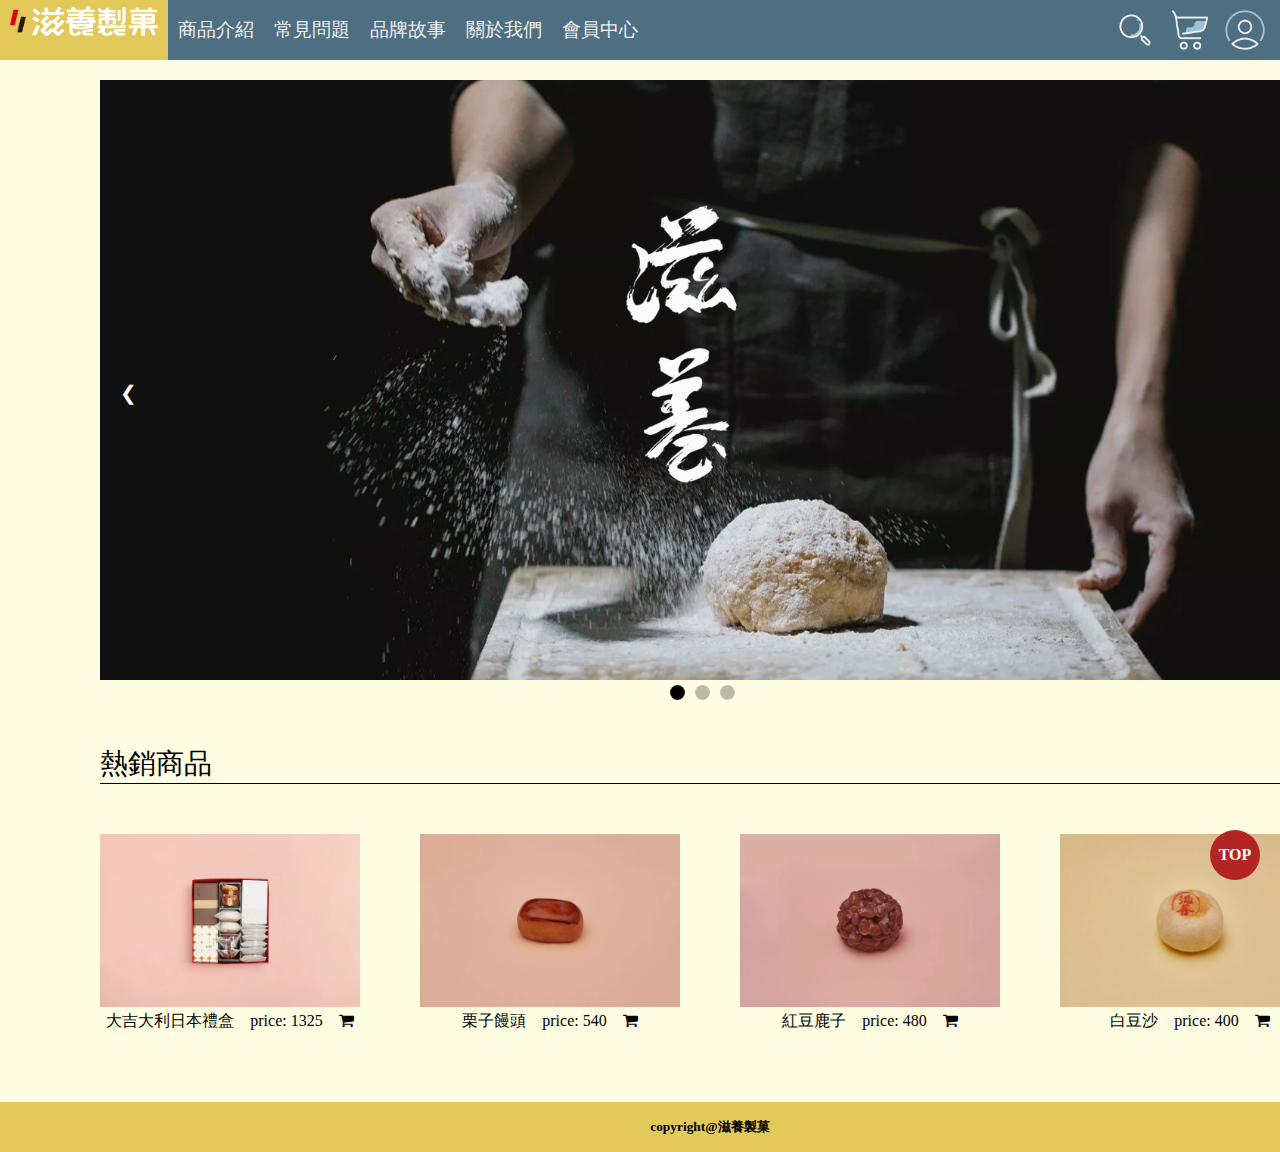
<file: index.html>
<!DOCTYPE html>
<html lang="en">
<head>
    <!--color:https://colorhunt.co/palette/3a98b9fff1dce8d5c4eeeeee -->
    <meta charset="UTF-8">
    <meta http-equiv="refresh" content="60">
    <meta name="viewport" content="width=device-width, initial-scale=1.0">
    <title>滋養製菓</title>
    <link rel="stylesheet" type="text/css" href="CSS/common.css">
    <link rel="stylesheet" type="text/css" href="CSS/index.css">
    <link rel="stylesheet" type="text/css" href="CSS/RWD_index.css">
    <link rel="stylesheet" type="text/css" href="CSS/RWD.css">
    <link rel="stylesheet" href="https://cdnjs.cloudflare.com/ajax/libs/font-awesome/4.7.0/css/font-awesome.min.css">
    <script src="JS/type.js"></script>
    
</head>
<body>
    <!--頁首-->
    <header>
        <script>
            head();
        </script>
    </header>
    <div class="clear"></div>
    <script src="JS/common.js"></script>
    
    <!--內容-->
    <main>
        <!--幻燈片-->
        <section class="box">
            <div class="slideshow">
                <script>
                    photo = [
                        "image/slide/slide1.jpg",
                        "image/slide/slide2.jpg",
                        "image/slide/slide3.jpg",
                        ];
                    for(var i=0; i<photo.length; i++){
                        document.write("<div class='slide__item fades'>");
                        document.write("<img src='"+photo[i]+"' />");
                        document.write("</div>");
                    }
                
                    document.write("<div class='slide__dot'>");
                    for(var i=0; i<photo.length; i++){
                        document.write("<div class='dot' data-value="+i+"></div>")
                    }
                    document.write("</div>")
                </script>
                <a id="prev" class="slide__arraw slide__arraw--prev"> ❮ </a>
                <a id="next" class="slide__arraw slide__arraw--next"> ❯ </a>
            </div>
            <script src="JS/index.js"></script>
        </section>

        <!--熱銷商品-->
        <section class="box">
            <div class="underline">熱銷商品</div>
                <div class="hot_product">
                    <script src="JS/product.js"></script>
                    <script>
                        var items = new Object();
                        items = {
                            "2": {
                                a: "item.html"+"?id=0",
                                photo: "image/1_namagashi/namagashi_tsubuan1.jpg",
                                title: "紅豆鹿子",
                                price: 480
                            },
                            "1": {
                                a: "item.html"+"?id=3",
                                photo: "image/2_manjyu/manjyu_kuri1.jpg",
                                title: "栗子饅頭",
                                price: 540
                            },
                            "3": {
                                a: "item.html"+"?id=5",
                                photo: "image/3_getsupei/getsupei_shiroan1.jpg",
                                title: "白豆沙",
                                price: 400
                            },
                            "0": {
                                a: "item.html"+"?id=12",
                                photo: "image/4_temiyage/temiyage3-1.jpg",
                                title: "大吉大利日本禮盒",
                                price: 1325
                            },
                        };
                        pro_view(items);
                    </script>
                </div>
            </div>
        </section>
    </main>

    <!--頁尾-->
    <footer>
        <script>
            foot();
        </script>
    </footer>

    <!--回到頂部-->
    <div class="gotop">
        <a href="#">TOP</a>
    </div>

</body>
</html>
</file>
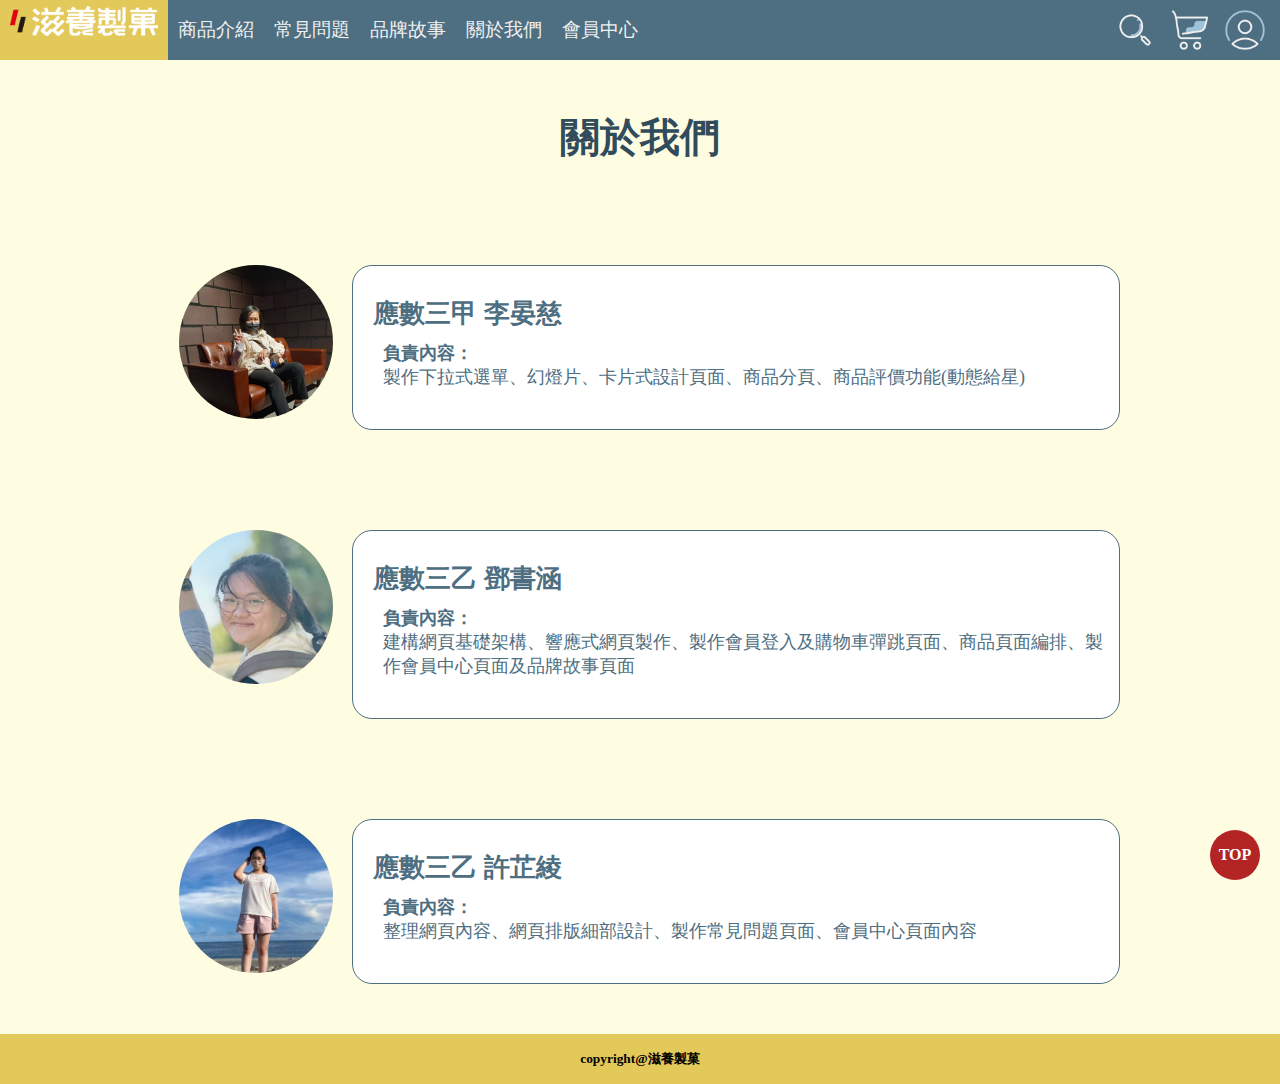
<file: aboutUS.html>
<!DOCTYPE html>
<html lang="en">
<head>
    <meta charset="UTF-8">
    <meta http-equiv="X-UA-Compatible" content="IE=edge">
    <meta name="viewport" content="width=device-width, initial-scale=1.0">
    <title>關於我們</title>
    <link rel="stylesheet" type="text/css" href="CSS/common.css">
    <link rel="stylesheet" type="text/css" href="CSS/aboutUS.css">
    <link rel="stylesheet" type="text/css" href="CSS/RWD.css">
    <script src="JS/type.js"></script>
    
</head>
<body>
    <!--頁首-->
    <header>
        <script>
            head();
        </script>
    </header>
    <div class="clear"></div>
    <script src="JS/common.js"></script>
    <!--內容-->
    <main>
        <div class="title">關於我們</div>
        <div class="member">
            <img src="image/member/10911102.jpg">
            <div class="member_text">
                <h1>應數三甲  李晏慈</h1>
                <p>
                    <b>負責內容：</b><br>
                    製作下拉式選單、幻燈片、卡片式設計頁面、商品分頁、商品評價功能(動態給星)
                </p>
            </div>
        </div>

        <div class="member">
            <img src="image/member/10911213.jpg">
            <div class="member_text">
                <h1>應數三乙  鄧書涵</h1>
                <p>
                    <b>負責內容：</b><br>
                    建構網頁基礎架構、響應式網頁製作、製作會員登入及購物車彈跳頁面、商品頁面編排、製作會員中心頁面及品牌故事頁面
                </p>
            </div>
        </div>

        <div class="member">
            <img src="image/member/10911232.jpg">
            <div class="member_text">
                <h1>應數三乙  許芷綾</h1>
                <p>
                    <b>負責內容：</b><br>
                    整理網頁內容、網頁排版細部設計、製作常見問題頁面、會員中心頁面內容
                </p>
            </div>
        </div>
    </main>

    <!--頁尾-->
    <footer>
        <script>
            foot();
        </script>
    </footer>

    <!--回到頂部-->
    <div class="gotop">
        <a href="#">TOP</a>
    </div>

</body>
</html>
</file>
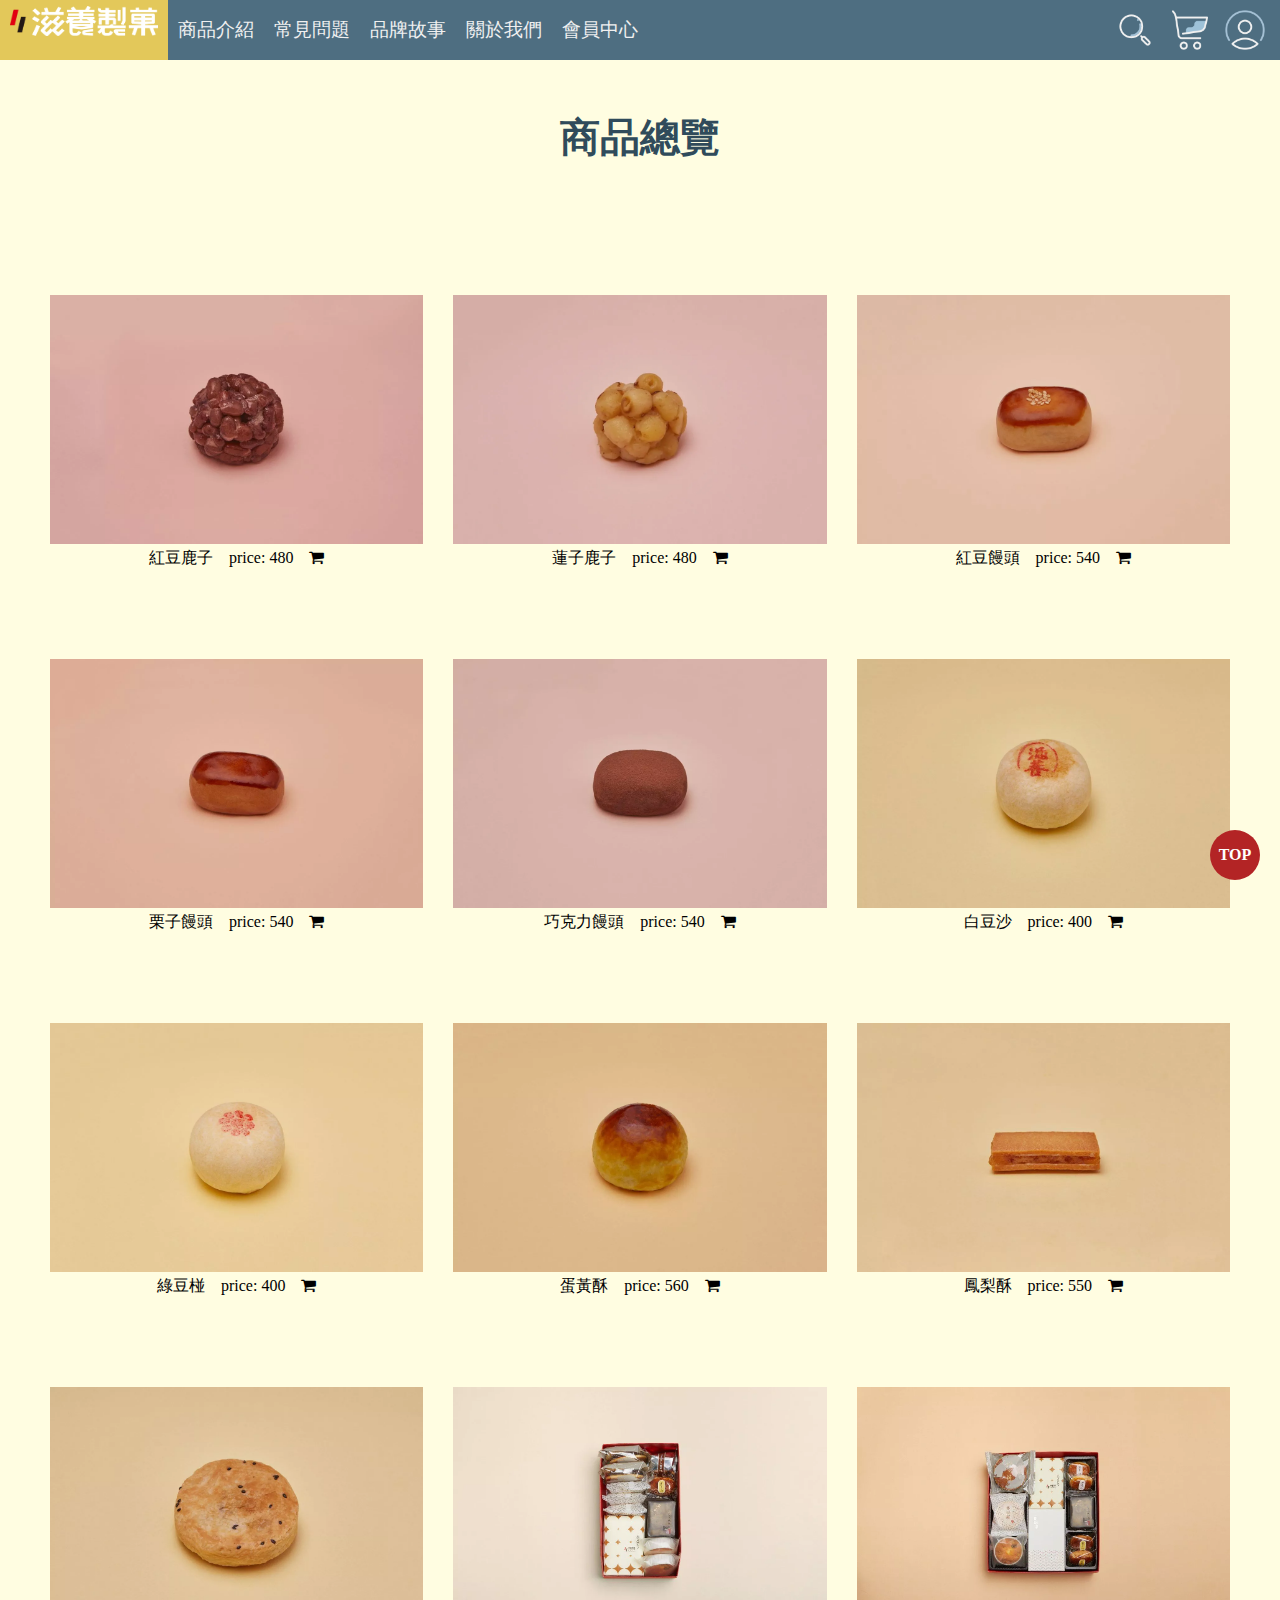
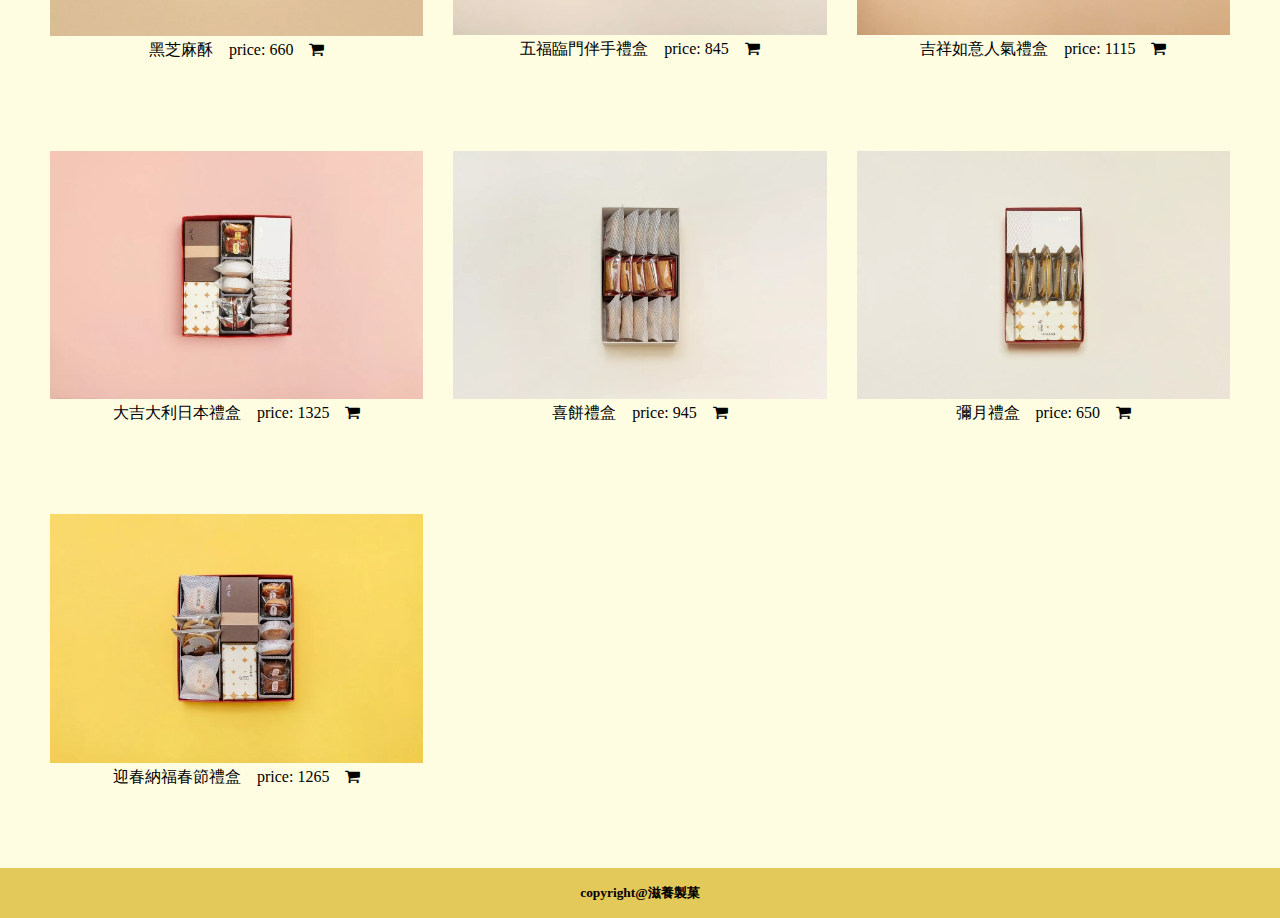
<file: product_total.html>
<!DOCTYPE html>
<html lang="en">
<head>
    <meta charset="UTF-8">
    <meta http-equiv="X-UA-Compatible" content="IE=edge">
    <meta name="viewport" content="width=device-width, initial-scale=1.0">
    <title>商品總覽</title>
    <link rel="stylesheet" type="text/css" href="CSS/common.css">
    <link rel="stylesheet" type="text/css" href="CSS/product.css">
    <link rel="stylesheet" type="text/css" href="CSS/RWD_product.css">
    <link rel="stylesheet" type="text/css" href="CSS/RWD.css">
    <link rel="stylesheet" href="https://cdnjs.cloudflare.com/ajax/libs/font-awesome/4.7.0/css/font-awesome.min.css"></link>
    <script src="JS/type.js"></script>
    
</head>
<body>
    <!--頁首-->
    <header>
        <script>
            head();
        </script>
    </header>
    <div class="clear"></div>
    <script src="JS/common.js"></script>
    <!--內容-->
    <main>
        <div class="title">商品總覽</div>
        <!--商品卡片-->
        <section class="box overview">
            <script src="JS/product.js"></script>
            <script>
                var items = new Object();
                items = {
                    "0": {
                        a: "item.html"+"?id=0",
                        photo: "image/1_namagashi/namagashi_tsubuan1.jpg",
                        title: "紅豆鹿子",
                        price: 480
                    },
                    "1": {
                        a: "item.html"+"?id=1",
                        photo: "image/1_namagashi/namagashi_hasunomi1.jpg",
                        title: "蓮子鹿子",
                        price: 480
                    },
                    "2": {
                        a: "item.html"+"?id=2",
                        photo: "image/2_manjyu/manjyu_tsubuan1.jpg",
                        title: "紅豆饅頭",
                        price: 540
                    },
                    "3": {
                        a: "item.html"+"?id=3",
                        photo: "image/2_manjyu/manjyu_kuri1.jpg",
                        title: "栗子饅頭",
                        price: 540
                    },
                    "4": {
                        a: "item.html"+"?id=4",
                        photo: "image/2_manjyu/manjyu_chocolate1.jpg",
                        title: "巧克力饅頭",
                        price: 540
                    },
                        "5": {
                            a: "item.html"+"?id=5",
                            photo: "image/3_getsupei/getsupei_shiroan1.jpg",
                            title: "白豆沙",
                            price: 400
                        },
                    "6": {
                        a: "item.html"+"?id=6",
                        photo: "image/3_getsupei/getsupei_riyokutou1.jpg",
                        title: "綠豆椪",
                        price: 400
                    },
                    "7": {
                        a: "item.html"+"?id=7",
                        photo: "image/3_getsupei/getsupei_ranou1.jpg",
                        title: "蛋黃酥",
                        price: 560
                    },
                    "8": {
                        a: "item.html"+"?id=8",
                        photo: "image/3_getsupei/getsupei_pineapple1.jpg",
                        title: "鳳梨酥",
                        price: 550
                    },
                    "9": {
                        a: "item.html"+"?id=9",
                        photo: "image/3_getsupei/getsupei_kurogoma1.jpg",
                        title: "黑芝麻酥",
                        price: 660
                    },
                    "10": {
                        a: "item.html"+"?id=10",
                        photo: "image/4_temiyage/temiyage1-1.jpg",
                        title: "五福臨門伴手禮盒",
                        price: 845
                    },
                    "11": {
                        a: "item.html"+"?id=11",
                        photo: "image/4_temiyage/temiyage2-1.jpg",
                        title: "吉祥如意人氣禮盒",
                        price: 1115
                    },
                    "12": {
                        a: "item.html"+"?id=12",
                        photo: "image/4_temiyage/temiyage3-1.jpg",
                        title: "大吉大利日本禮盒",
                        price: 1325
                    },
                    "13": {
                        a: "item.html"+"?id=13",
                        photo: "image/4_temiyage/temiyage4-1.jpg",
                        title: "喜餅禮盒",
                        price: 945
                    },
                    "14": {
                        a: "item.html"+"?id=14",
                        photo: "image/4_temiyage/temiyage5-1.jpg",
                        title: "彌月禮盒",
                        price: 650
                    },
                    "15": {
                        a: "item.html"+"?id=15",
                        photo: "image/4_temiyage/temiyage6-1.jpg",
                        title: "迎春納福春節禮盒",
                        price: 1265
                    }
                };
                pro_view(items);
            </script>
        </section>
    </main>

    <!--頁尾-->
    <footer>
        <script>
            foot();
        </script>
    </footer>

    <!--回到頂部-->
    <div class="gotop">
        <a href="#">TOP</a>
    </div>

</body>
</html>
</file>
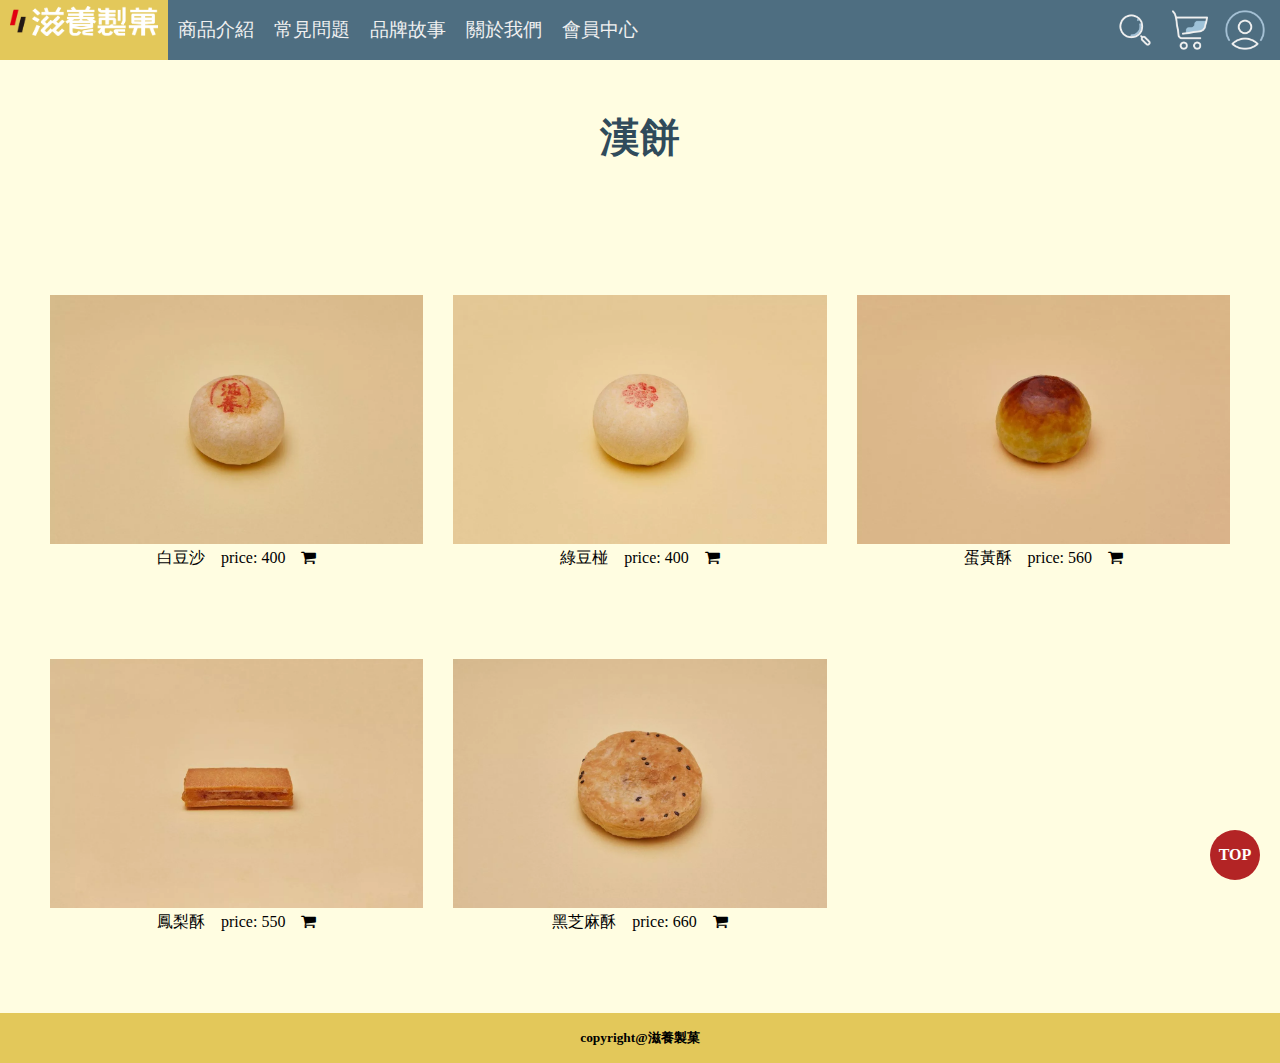
<file: product_total_getsupei.html>
<!DOCTYPE html>
<html lang="en">
<head>
    <meta charset="UTF-8">
    <meta http-equiv="X-UA-Compatible" content="IE=edge">
    <meta name="viewport" content="width=device-width, initial-scale=1.0">
    <title>商品總覽—漢餅</title>
    <link rel="stylesheet" type="text/css" href="CSS/common.css">
    <link rel="stylesheet" type="text/css" href="CSS/product.css">
    <link rel="stylesheet" type="text/css" href="CSS/RWD_product.css">
    <link rel="stylesheet" type="text/css" href="CSS/RWD.css">
    <link rel="stylesheet" href="https://cdnjs.cloudflare.com/ajax/libs/font-awesome/4.7.0/css/font-awesome.min.css"></link>
    <script src="JS/type.js"></script>
    
</head>
<body>
    <!--頁首-->
    <header>
        <script>
            head();
        </script>
    </header>
    <div class="clear"></div>
    <script src="JS/common.js"></script>
    <!--內容-->
    <main>
        <div class="title">漢餅</div>
        <!--商品卡片-->
        <section class="box overview">
            <script src="JS/product.js"></script>
            <script>
                var items = new Object();
                items = {
                    "5": {
                        a: "item.html"+"?id=5",
                        photo: "image/3_getsupei/getsupei_shiroan1.jpg",
                        title: "白豆沙",
                        price: 400
                    },
                    "6": {
                        a: "item.html"+"?id=6",
                        photo: "image/3_getsupei/getsupei_riyokutou1.jpg",
                        title: "綠豆椪",
                        price: 400
                    },
                    "7": {
                        a: "item.html"+"?id=7",
                        photo: "image/3_getsupei/getsupei_ranou1.jpg",
                        title: "蛋黃酥",
                        price: 560
                    },
                    "8": {
                        a: "item.html"+"?id=8",
                        photo: "image/3_getsupei/getsupei_pineapple1.jpg",
                        title: "鳳梨酥",
                        price: 550
                    },
                    "9": {
                        a: "item.html"+"?id=9",
                        photo: "image/3_getsupei/getsupei_kurogoma1.jpg",
                        title: "黑芝麻酥",
                        price: 660
                    },
                };
                pro_view(items);
            </script>
        </section>
    </main>

    <!--頁尾-->
    <footer>
        <script>
            foot();
        </script>
    </footer>

    <!--回到頂部-->
    <div class="gotop">
        <a href="#">TOP</a>
    </div>

</body>
</html>
</file>
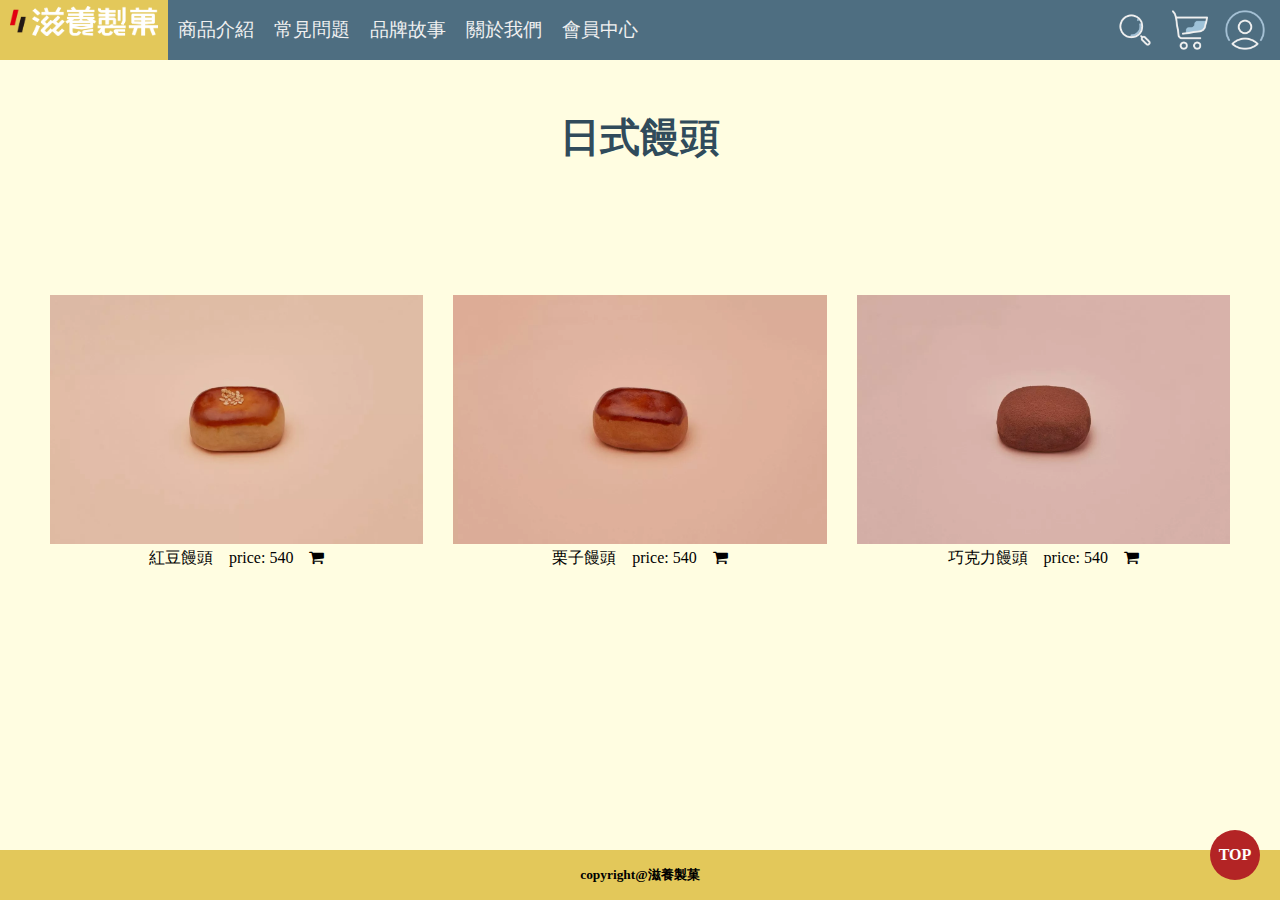
<file: product_total_manjyu.html>
<!DOCTYPE html>
<html lang="en">
<head>
    <meta charset="UTF-8">
    <meta http-equiv="X-UA-Compatible" content="IE=edge">
    <meta name="viewport" content="width=device-width, initial-scale=1.0">
    <title>商品總覽—日式饅頭</title>
    <link rel="stylesheet" type="text/css" href="CSS/common.css">
    <link rel="stylesheet" type="text/css" href="CSS/product.css">
    <link rel="stylesheet" type="text/css" href="CSS/RWD_product.css">
    <link rel="stylesheet" type="text/css" href="CSS/RWD.css">
    <link rel="stylesheet" href="https://cdnjs.cloudflare.com/ajax/libs/font-awesome/4.7.0/css/font-awesome.min.css"></link>
    <script src="JS/type.js"></script>
    
</head>
<body>
    <!--頁首-->
    <header>
        <script>
            head();
        </script>
    </header>
    <div class="clear"></div>
    <script src="JS/common.js"></script>
    <!--內容-->
    <main>
        <div class="title">日式饅頭</div>
        <!--商品卡片-->
        <section class="box overview">
            <script src="JS/product.js"></script>
            <script>
                var items = new Object();
                items = {
                    "2": {
                        a: "item.html"+"?id=2",
                        photo: "image/2_manjyu/manjyu_tsubuan1.jpg",
                        title: "紅豆饅頭",
                        price: 540
                    },
                    "3": {
                        a: "item.html"+"?id=3",
                        photo: "image/2_manjyu/manjyu_kuri1.jpg",
                        title: "栗子饅頭",
                        price: 540
                    },
                    "4": {
                        a: "item.html"+"?id=4",
                        photo: "image/2_manjyu/manjyu_chocolate1.jpg",
                        title: "巧克力饅頭",
                        price: 540
                    },
                };
                pro_view(items);
            </script>
        </section>
        
    </main>

    <!--頁尾-->
    <footer>
        <script>
            foot();
        </script>
    </footer>

    <!--回到頂部-->
    <div class="gotop">
        <a href="#">TOP</a>
    </div>

</body>
</html>
</file>
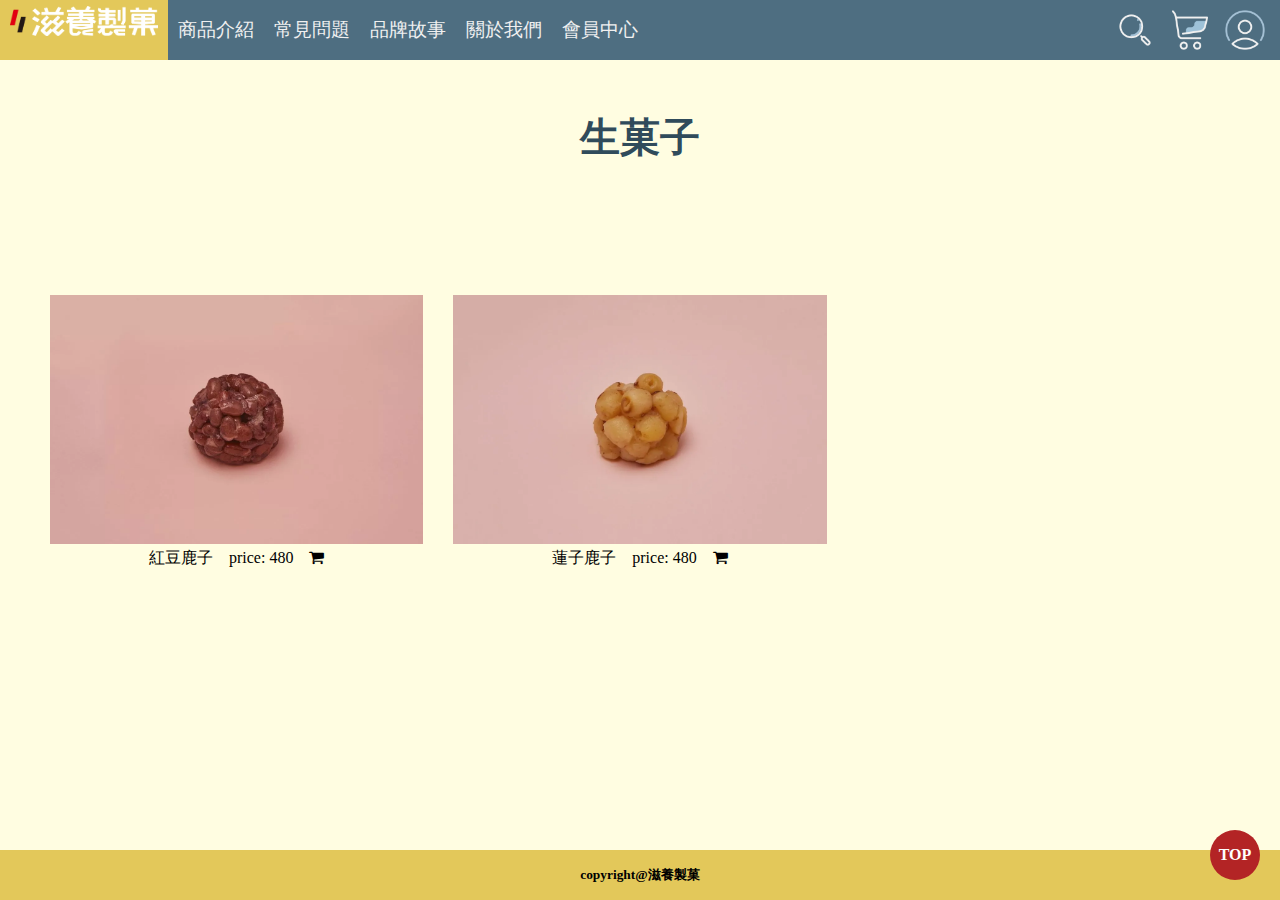
<file: product_total_namagashi.html>
<!DOCTYPE html>
<html lang="en">
<head>
    <meta charset="UTF-8">
    <meta http-equiv="X-UA-Compatible" content="IE=edge">
    <meta name="viewport" content="width=device-width, initial-scale=1.0">
    <title>商品總覽—生菓子</title>
    <link rel="stylesheet" type="text/css" href="CSS/common.css">
    <link rel="stylesheet" type="text/css" href="CSS/product.css">
    <link rel="stylesheet" type="text/css" href="CSS/RWD_product.css">
    <link rel="stylesheet" type="text/css" href="CSS/RWD.css">
    <link rel="stylesheet" href="https://cdnjs.cloudflare.com/ajax/libs/font-awesome/4.7.0/css/font-awesome.min.css"></link>
    <script src="JS/type.js"></script>
    
</head>
<body>
    <!--頁首-->
    <header>
        <script>
            head();
        </script>
    </header>
    <div class="clear"></div>
    <script src="JS/common.js"></script>
    <!--內容-->
    <main>
        <div class="title">生菓子</div>
        <!--商品卡片-->
        <section class="box overview">
            <script src="JS/product.js"></script>
            <script>
                var items = new Object();
                items = {
                    "0": {
                        a: "item.html"+"?id=0",
                        photo: "image/1_namagashi/namagashi_tsubuan1.jpg",
                        title: "紅豆鹿子",
                        price: 480
                    },
                    "1": {
                        a: "item.html"+"?id=1",
                        photo: "image/1_namagashi/namagashi_hasunomi1.jpg",
                        title: "蓮子鹿子",
                        price: 480
                    },
                };
                pro_view(items);
            </script>
        </section>
       
    </main>

    <!--頁尾-->
    <footer>
        <script>
            foot();
        </script>
    </footer>

    <!--回到頂部-->
    <div class="gotop">
        <a href="#">TOP</a>
    </div>

</body>
</html>
</file>
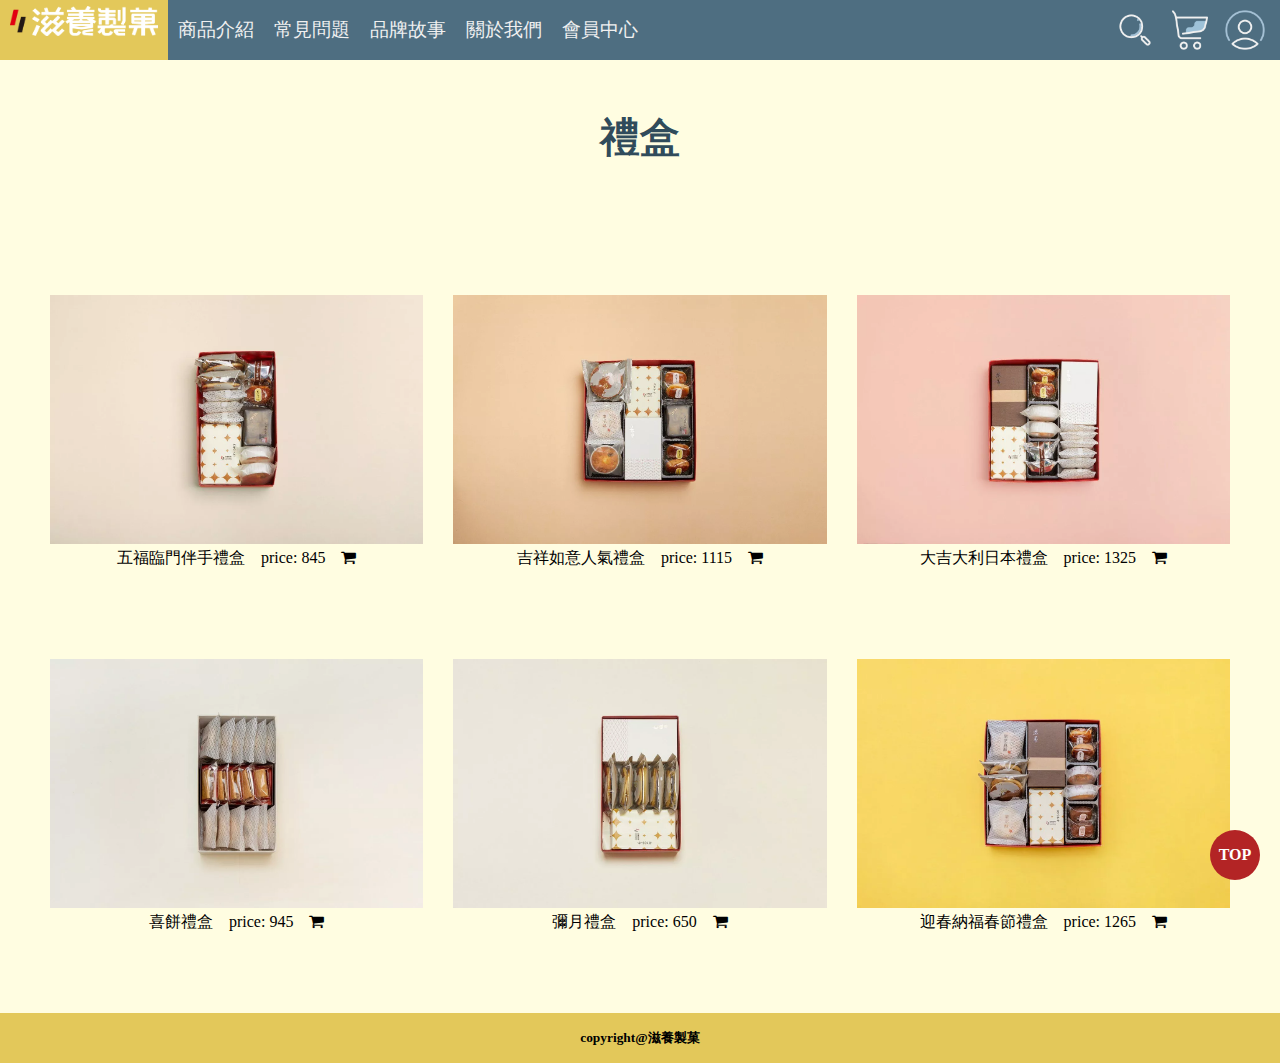
<file: product_total_temiyage.html>
<!DOCTYPE html>
<html lang="en">
<head>
    <meta charset="UTF-8">
    <meta http-equiv="X-UA-Compatible" content="IE=edge">
    <meta name="viewport" content="width=device-width, initial-scale=1.0">
    <title>商品總覽—禮盒</title>
    <link rel="stylesheet" type="text/css" href="CSS/common.css">
    <link rel="stylesheet" type="text/css" href="CSS/product.css">
    <link rel="stylesheet" type="text/css" href="CSS/RWD_product.css">
    <link rel="stylesheet" type="text/css" href="CSS/RWD.css">
    <link rel="stylesheet" href="https://cdnjs.cloudflare.com/ajax/libs/font-awesome/4.7.0/css/font-awesome.min.css"></link>
    <script src="JS/type.js"></script>
    
</head>
<body>
    <!--頁首-->
    <header>
        <script>
            head();
        </script>
    </header>
    <div class="clear"></div>
    <script src="JS/common.js"></script>
    <!--內容-->
    <main>
        <div class="title">禮盒</div>
        <!--商品卡片-->
        <section class="box overview">
            <script src="JS/product.js"></script>
            <script>
                var items = new Object();
                items = {
                    "10": {
                        a: "item.html"+"?id=10",
                        photo: "image/4_temiyage/temiyage1-1.jpg",
                        title: "五福臨門伴手禮盒",
                        price: 845
                    },
                    "11": {
                        a: "item.html"+"?id=11",
                        photo: "image/4_temiyage/temiyage2-1.jpg",
                        title: "吉祥如意人氣禮盒",
                        price: 1115
                    },
                    "12": {
                        a: "item.html"+"?id=12",
                        photo: "image/4_temiyage/temiyage3-1.jpg",
                        title: "大吉大利日本禮盒",
                        price: 1325
                    },
                    "13": {
                        a: "item.html"+"?id=13",
                        photo: "image/4_temiyage/temiyage4-1.jpg",
                        title: "喜餅禮盒",
                        price: 945
                    },
                    "14": {
                        a: "item.html"+"?id=14",
                        photo: "image/4_temiyage/temiyage5-1.jpg",
                        title: "彌月禮盒",
                        price: 650
                    },
                    "15": {
                        a: "item.html"+"?id=15",
                        photo: "image/4_temiyage/temiyage6-1.jpg",
                        title: "迎春納福春節禮盒",
                        price: 1265
                    }
                };
                pro_view(items);
            </script>
        </section>
    </main>

    <!--頁尾-->
    <footer>
        <script>
            foot();
        </script>
    </footer>

    <!--回到頂部-->
    <div class="gotop">
        <a href="#">TOP</a>
    </div>

</body>
</html>
</file>
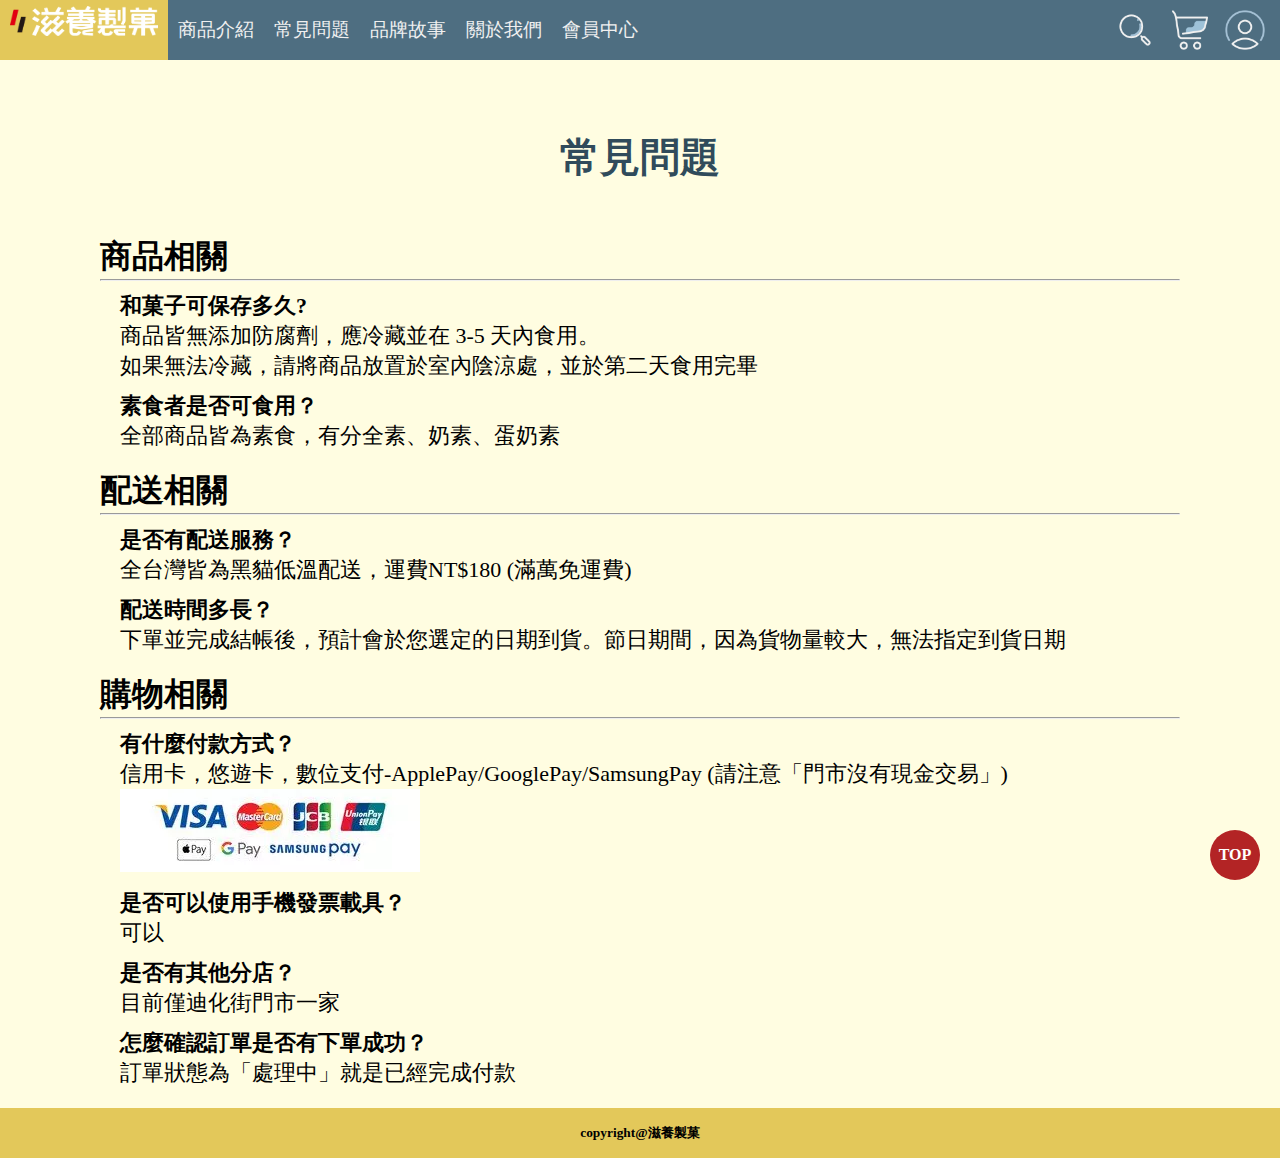
<file: question.html>
<!DOCTYPE html>
<html lang="en">
<head>
    <!--color:https://colorhunt.co/palette/3a98b9fff1dce8d5c4eeeeee -->
    <meta charset="UTF-8">
    <meta http-equiv="refresh" content="60">
    <meta name="viewport" content="width=device-width, initial-scale=1.0">
    <title>Index</title>
    <link rel="stylesheet" type="text/css" href="CSS/common.css">
    <link rel="stylesheet" type="text/css" href="CSS/story.css">
    <link rel="stylesheet" type="text/css" href="CSS/RWD.css">
    <script src="JS/type.js"></script>
    <style>
        .question_a {
            font-size: 18px;
            margin-top: 10px;
            margin-left: 20px;
        }
    </style>
</head>
<body>
    <!--頁首-->
    <header>
        <script>
            head();
        </script>
    </header>
    <div class="clear"></div>
    <script src="JS/common.js"></script>
    
    <!--內容-->
    <main>
        <section class="box story">
            <div class="title">常見問題</div>
            <h1>商品相關</h1><hr>
            <p>
                <p class="question_a">
                    <b>和菓子可保存多久?</b> <br>
                    商品皆無添加防腐劑，應冷藏並在 3-5 天內食用。<br>
                    如果無法冷藏，請將商品放置於室內陰涼處，並於第二天食用完畢 <br>
                </p>
                <p class="question_a">
                    <b>素食者是否可食用？</b> <br>
                    全部商品皆為素食，有分全素、奶素、蛋奶素 <br>
                </p>
            </p><br>
            <h1>配送相關</h1><hr>
            <p>
                <p class="question_a">
                    <b>是否有配送服務？</b> <br>
                    全台灣皆為黑貓低溫配送，運費NT$180 (滿萬免運費) <br>
                </p>
                <p class="question_a">
                    <b>配送時間多長？</b> <br>
                    下單並完成結帳後，預計會於您選定的日期到貨。節日期間，因為貨物量較大，無法指定到貨日期 <br>
                </p>
            </p><br>
            <h1>購物相關</h1><hr>
            <p>
                <p class="question_a">
                    <b>有什麼付款方式？</b> <br>
                    信用卡，悠遊卡，數位支付-ApplePay/GooglePay/SamsungPay (請注意「門市沒有現金交易」)<br>
                    <img src="image/pay.jpeg"> <br>
                </p>
                <p class="question_a">
                    <b>是否可以使用手機發票載具？</b> <br>
                    可以 <br>
                </p>
                <p class="question_a">
                    <b>是否有其他分店？</b> <br>
                    目前僅迪化街門市一家 <br>
                </p>
                <p class="question_a">
                    <b>怎麼確認訂單是否有下單成功？</b> <br>
                    訂單狀態為「處理中」就是已經完成付款 <br>
                </p>
            </p>
        </section>
    </main>

    <!--頁尾-->
    <footer>
        <script>
            foot();
        </script>
    </footer>

    <!--回到頂部-->
    <div class="gotop">
        <a href="#">TOP</a>
    </div>

</body>
</html>
</file>
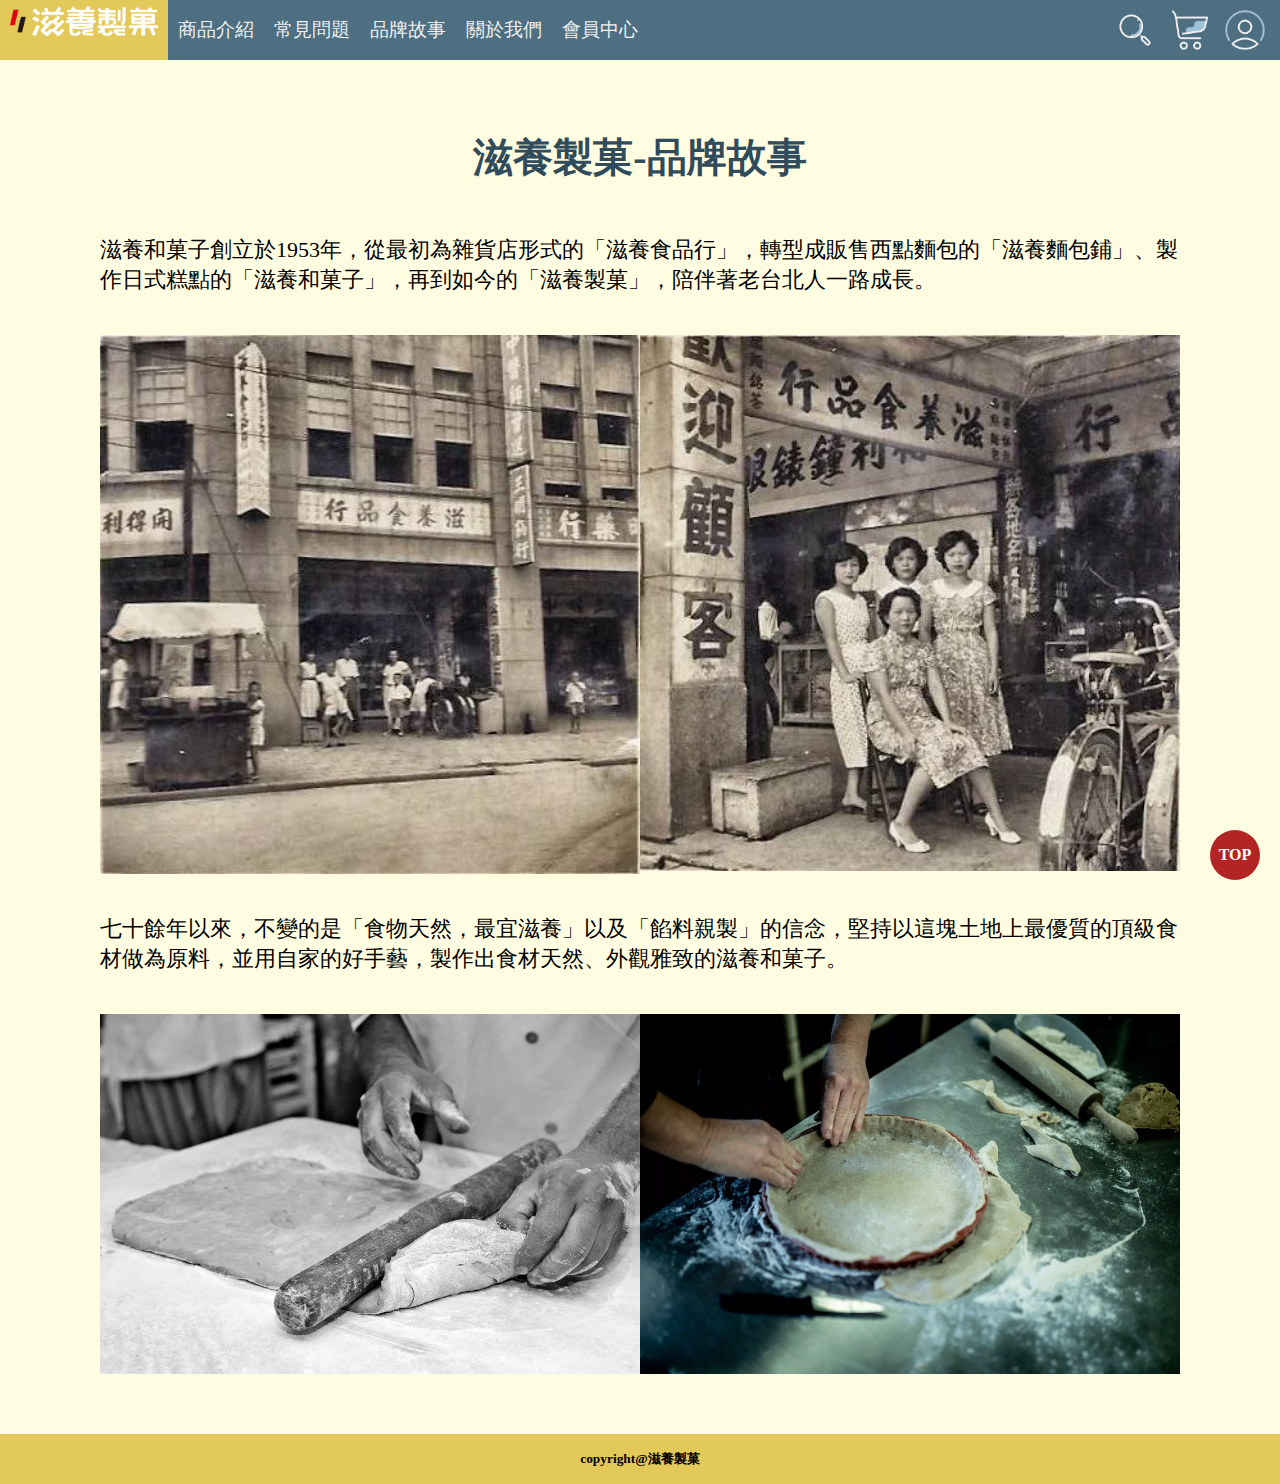
<file: story.html>
<!DOCTYPE html>
<html lang="en">
<head>
    <!--color:https://colorhunt.co/palette/3a98b9fff1dce8d5c4eeeeee -->
    <meta charset="UTF-8">
    <meta http-equiv="refresh" content="60">
    <meta name="viewport" content="width=device-width, initial-scale=1.0">
    <title>Index</title>
    <link rel="stylesheet" type="text/css" href="CSS/common.css">
    <link rel="stylesheet" type="text/css" href="CSS/story.css">
    <link rel="stylesheet" type="text/css" href="CSS/RWD.css">
    <script src="JS/type.js"></script>
    
</head>
<body>
    <!--頁首-->
    <header>
        <script>
            head();
        </script>
    </header>
    <div class="clear"></div>
    <script src="JS/common.js"></script>
    
    <!--內容-->
    <main>
        <section class="box story">
            <div class="title">滋養製菓-品牌故事</div>
            <p>
                滋養和菓子創立於1953年，從最初為雜貨店形式的「滋養食品行」，轉型成販售西點麵包的「滋養麵包鋪」、製作日式糕點的「滋養和菓子」，再到如今的「滋養製菓」，陪伴著老台北人一路成長。
            </p>
            <div class="story_photo">
                <img src="image/story/1953photo1.jpg">
                <img src="image/story/1953photo2.jpg">
            </div>
            <p>
                七十餘年以來，不變的是「食物天然，最宜滋養」以及「餡料親製」的信念，堅持以這塊土地上最優質的頂級食材做為原料，並用自家的好手藝，製作出食材天然、外觀雅致的滋養和菓子。
            </p>
            <div class="story_photo">
                <img src="image/story/handmade1.jpg">
                <img src="image/story/handmade2.jpg">
            </div>
        </section>
    </main>

    <!--頁尾-->
    <footer>
        <script>
            foot();
        </script>
    </footer>

    <!--回到頂部-->
    <div class="gotop">
        <a href="#">TOP</a>
    </div>

</body>
</html>
</file>
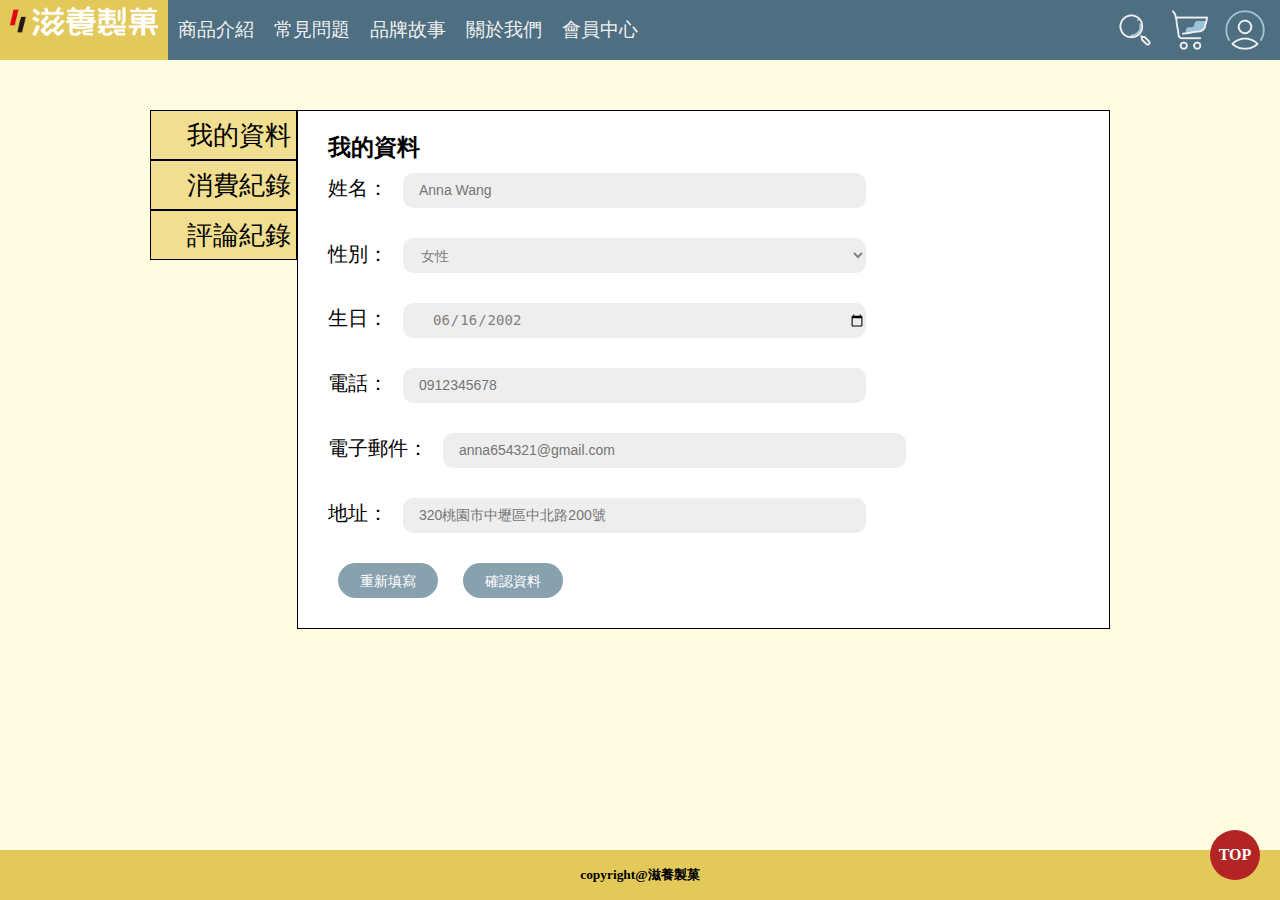
<file: VIP.html>
<!DOCTYPE html>
<html lang="en">
<head>
    <meta charset="UTF-8">
    <meta http-equiv="X-UA-Compatible" content="IE=edge">
    <meta name="viewport" content="width=device-width, initial-scale=1.0">
    <title>會員中心</title>
    <link rel="stylesheet" type="text/css" href="CSS/common.css">
    <link rel="stylesheet" type="text/css" href="CSS/VIP.css">
    <link rel="stylesheet" type="text/css" href="CSS/RWD.css">
    <script src="JS/type.js"></script>
    
</head>
<body>
    <!--頁首-->
    <header>
        <script>
            head();
        </script>
    </header>
    <div class="clear"></div>
    <script src="JS/common.js"></script>

    <!--內容-->
    
    <main>
        <div id='left'>
            <ul>
                <li onclick="vip_info()">我的資料</li>
                <li onclick="vip_hist()">消費紀錄</li>
                <li onclick="vip_comm()">評論紀錄</li>
            </ul>
        </div>
        <aside>
            <!--我的資料-->
            <div id="info" class="vip_card">
                <form action="" style="margin-left: 20px;">
                    <h3>我的資料</h3>
                    <a>姓名： <input type="text" name="name" size="20" placeholder="Anna Wang"></a><br>
                    <a>
                        性別：
                        <select name="sex" size="1">
                            <option value="女性">女性</option>
                            <option value="男性">男性</option>
                            <option value="其他">其他</option>
                        </select>
                    </a><br>
                    <a>生日： <input type="date" name="birthday" value="2002-06-16"/></a><br>
                    <a>電話： <input type="text" name="phone" size="20" placeholder="0912345678"></a><br>
                    <a>電子郵件： <input type="text" name="email" size="20" placeholder="anna654321@gmail.com"></a><br>
                    <a>地址： <input type="text" name="address" size="20" placeholder="320桃園市中壢區中北路200號"></a><br>
                    <button type="reset" value="重新填寫" style="margin-top: 10px; margin-bottom: 10px;">重新填寫</button>
                    <button type="submit" value="確認資料" style="margin-top: 10px; margin-bottom: 10px;">確認資料</button>
                </form>
            </div>

            <!--消費紀錄-->
            <div id="history" class="vip_card">
                <h3 style="margin-left: 20px;">消費紀錄</h3>
                <div>
                    <br>
                    <p>
                        紅豆鹿子 &emsp; 1 x NT$480 &emsp; 2023/06/01 <br>
                        栗子饅頭 &emsp; 2 x NT$540 &emsp; 2023/06/01 <br>
                        日本禮盒 &emsp; 1 x NT$1325 &emsp; 2023/03/24 <br>
                        黑芝麻酥 &emsp; 5 x NT$660 &emsp; 2023/03/24 <br>
                        春節禮盒 &emsp; 3 x NT$1265 &emsp; 2023/01/10
                    </p>
                </div>
            </div>

            <!--評論紀錄-->
            <div id="comment" class="vip_card">
                <h3 style="margin-left: 20px;">評論紀錄</h3>
                <div>
                    <br>
                    <p>
                        2023/06/07 &emsp; 好吃到滿出來，全家都喜歡，推！<br>
                        2023/06/07 &emsp; 吃起來的味道，跟去日本買的一樣耶。<br>
                        2023/04/06 &emsp; 這個東西，非常經典，好吃！<br>
                        2023/01/25 &emsp; 特別的日式和果子伴手禮店！包裝與口味很有日本味～推薦送禮佳節一定要購買！
                    </p>
                </div>
            </div>
        </aside>
        <script src="JS/VIP.js"></script>
    </main>
    
    <!--頁尾-->
    <footer>
        <script>
            foot();
        </script>
    </footer>

    <!--回到頂部-->
    <div class="gotop">
        <a href="#">TOP</a>
    </div>

</body>
</html>
</file>
<file: CSS/common.css>
/* 所有頁面的通用內容 */
/*
包含：
    頁首、頁尾、section容器
    文字設定 -> 標題、內文...
*/
html {
    height: 100%;
}
* {
    box-sizing: border-box;
    margin: 0px;
}
body{
    display: grid;
    grid-template-rows: 60px 1fr 50px;
    width: 100%;
    min-height: 100%;
    margin: 0px auto;
    background-color: #fffde1;
}
.clear {
    height: 60px;
    background-color: #fffde1;
}

.underline {
    font-size: 28px;
    border-bottom: 1px black solid; 
}

/* 內容 */
main {
    width: 100%;
    margin: 0px auto;
    background-color: #fffde1;
}
.box {
    display: grid;
    padding: 20px 100px;
}
.title{
    font-weight: bold;
    font-size: 40px;
    padding: 50px;
    text-align: center;
    color: #304b5b;
}
/* 較窄的內容 */
.narrow {
    margin: 0px 110px;
}


/* 頁首 */
header {
    position: fixed;
    width: 100%;
    height: 60px;
    background-color: #4e6e81;
    z-index: 100;
}

/* 頁尾 */
footer {
    width: 100%;
    height: 50px;
    background-color: #e3c85a;
    font-size: 20px;
    text-align: center;
    line-height: 50px;
    grid-row-start: 3;/*欄位從第二條橫線開始*/
    grid-row-end: 4;
}

/* 回到頂部 */
.gotop {
    position: fixed;
    bottom: 20px;
    right: 20px;
    height: 50px;
    width: 50px;
    border-radius: 25px;
    text-align: center;
    line-height: 50px;
    background-color: #b32425;
}
.gotop a {
    text-decoration: none;
    color: white;
    font-weight: bold;
}

/* 選單 */
ul { /* 取消ul預設的內縮及樣式 */
    margin: 0;
    padding: 0;
    list-style: none;
}
ul.drop-down-menu {
    border: 0px;
    display: inline-block;
    font-size: 19px;
    margin: 0;
}
ul.drop-down-menu li {
    position: relative;
    white-space: nowrap;
    border-right: 0px;
}
ul.drop-down-menu > li:last-child {
    border-right: none;
}
ul.drop-down-menu > li {
    float: left; /* 只有第一層是靠左對齊*/
}
 ul.drop-down-menu a {
    background-color: #4e6e81;
    color: #f0f0f0;
    display: block;
    padding: 0 10px;
    text-decoration: none;
    line-height: 60px;
}
ul.drop-down-menu a:hover { /* 滑鼠滑入按鈕變色*/
    background-color: #e3c85a;
    color: #fff;
}
ul.drop-down-menu li:hover > a { /* 滑鼠移入次選單上層按鈕保持變色*/
    background-color: #e3c85a;
    color: #fff;
}
ul.drop-down-menu ul {
    border-top: #ccc 1px solid;
    position: absolute;
    z-index: 99;
    left: 99999px;
    top: 100%;
    opacity: 0;
    -webkit-transition: opacity 0.3s;
    transition: opacity 0.3s;
}

ul.drop-down-menu ul li {
    border-bottom: #ccc 1px solid;
}

ul.drop-down-menu ul li:last-child {
    border-bottom: none;
}
ul.drop-down-menu ul { /*隱藏次選單*/
    display: none;
}
ul.drop-down-menu li:hover > ul { /* 滑鼠滑入展開次選單*/
    display: block;
    opacity: 1;
    -webkit-transition: opacity 0.3s;
    transition: opacity 0.3s;
    left: -1px;
    border-right: 5px;
}


/* 圖示清單 */
nav {
    display: block;
    position: fixed;
    right: 0;
    top: 0;
    background-color: #4e6e81;
    color: #f0f0f0;
    text-decoration: none;
    height: 60px;
    line-height: 60px;
}
nav a {
    padding-right: 15px;
}
.icon {
    width: 40px;
    margin: 10px 0px;
}
#showmenu {
    display: none;
    color: #f0f0f0;
    text-decoration: none;
    line-height: 60px;
}
#showmenu img {
    height: 50px;
    margin: 5px;
}

/* 會員 */
#vip, #shopping_list {
    position: fixed;
    display: none;
    top: 20%;
    left: 50%;
    margin-left: -300px; /* width/2 */
    width: 600px;
    z-index: 10;
    text-align: center;
    align-items: center;
}
#shop {
    min-height: 300px;
}
#login_1, #login_2, #shop {
    background: white;
    border-radius: 20px;
    width:100%;
    height:100%; 
    text-align:center;
    display: flex;
    justify-content: center;
    align-items: center;
}
#login_1 h1, #login_2 h1{
    margin: 20px auto;
}
#login_1 input, #login_2 input{
    width:50%;
    min-width: 250px;
    display:block;
    margin: 0px auto; 
    height: 40px; 
    line-height:40px;
    border: none;
    background-color: #eee;
    padding: 0 20px;
    border-radius: 20px;
    outline: 0;
    color: #000;
    font-size: 14px;
}
#login_1 button, #login_2 button, #shop button{
    width:25%;
    min-width: 100px;
    display: inline-block; 
    margin:0 10px; 
    height: 35px; 
    line-height:35px;
    border:none; 
    background:#87a1af; 
    color:#fff; 
    border-radius:20px;
    margin-bottom: 20px;
    outline: 0;
    font-size: 14px;
}
#shop button{
    position: absolute;
    bottom: 0px;
}
#login_1 button:hover, #login_2 button:hover, #shop button:hover{
    background:#4e6e81; 
}

#login_2 {
    display: none;
}

.btn_closeX {
    position: absolute;
    top: 30px;
    right: 35px;
}
</file>
<file: CSS/index.css>
/* 首頁的格式設定 */
/*
包含：
    幻燈片、熱銷商品...的格式
*/


/* 熱銷商品 */
.hot_product {
    display: grid;
    grid-template-columns: 1fr 1fr 1fr 1fr;
    grid-row-gap: 90px;
    grid-column-gap: 60px;
    margin: 0px auto;
    padding: 50px 0px;
}
.hot_product a {
    text-decoration: none;
    color: black;
}
.card {
    text-align: center;
}
.card img {
    width: 260px;
}


/* 幻燈片 */
.dot {
    width: 15px;
    height: 15px;
    margin: 0 5px;
    border-radius: 50%;
    border: 1px solid rgba(255, 255, 255, 0.1);
    background: rgba(32, 30, 30, 0.3);
    box-shadow: 0px 0px 2px 2px rgba(255, 255, 255, 0.3);
}
.fades img {
    width: 100%;
    height: 600px;
    object-fit: cover;
    vertical-align: middle;
    transition: 0.5s;
}
.slideshow {
    position: relative;
    transition: 2s;
    user-select: none;
}

.slide__item {
    display: none;
    position: relative;
    overflow: hidden;
}
.slide__content {
    position: absolute;
    color: white;
    background: rgba(0, 0, 0, 0.5);
    bottom: 0;
    padding: 0 10px;
    border-radius: 5px;
}
.slide__arraw {
    padding: 20px;
    position: absolute;
    line-height: 20px;
    font-size: 20px;
    text-decoration: none;
    color: white;
}
.slide__arraw:hover {
    background: rgba(0, 0, 0, 0.7);
    border-radius: 5px;
    color: white;
    cursor: pointer;
    transition: 0.6 ease;
}
.slide__arraw--prev {
    position: absolute;
    top: 50%;
    left: 0;
    transform: translateY(-50%);
}
.slide__arraw--next {
    position: absolute;
    right: 0;
    top: 50%;
    transform: translateY(-50%);
}
.slide__dot {
    padding: 5px 5px;
    display: flex;
    position: relative;
    width: 100px;
    left: 50%;
    transform: translateX(-50%);
}
.active,
.dot:hover {
    background: black;
    cursor: pointer;
}

.fades {
    animation: 3.5s fades;
}
@keyframes fades {
    from {
        opacity: 0.7;
    }
    to {
        opacity: 1;
    }
}
</file>
<file: CSS/RWD_index.css>
@media screen and (max-width: 820px) {
    .fades img {
        height: 300px;
    }
    .hot_product {
        grid-template-columns: 1fr;
    }
}
</file>
<file: CSS/RWD.css>
@media screen and (min-width: 1800px) {
    body {
        background-color: #fffde1;
    }
    main {
        max-width: 1500px; 
        margin: 0px auto;
    }
}

@media screen and (max-width: 820px) {
    .title {
        font-size: 30px;
        padding: 30px;
    }
    .box {
        display: grid;
        padding: 20px 20px;
    }
    .narrow {
        margin: 0px;
    }
    #showmenu {
        display: inline-block;
        width: fit-content;
    }
    #vip, #shopping_list {
        width: 350px;
        margin-left: -175px; /* width/2 */
    }

    /* 選單 */
    #drop-down {
        display: none;
        position: fixed;
        top: 60px;
        left: 0px;
    }
    ul.drop-down-menu {
        width: 100%;
        height: auto;
        clear: both;
    }
    ul.drop-down-menu li {
        float: none; 
        clear: both;
        border-top: #ccc 1px solid;
    }
    ul.drop-down-menu a:hover { /* 滑鼠滑入按鈕變色*/
        background-color: #e3c85a;
        color: #fff;
    }
    ul.drop-down-menu ul {
        width: 100%;
        top: 60px;
        float: left;
        border-bottom: #ccc 1px solid;
    }
    
    ul.drop-down-menu ul li {
        text-indent: 2em;
    }
    .long_on {
        padding-bottom: 311px;
    }
    ul.drop-down-menu li:hover > ul { /* 滑鼠滑入展開次選單*/
        display: none;
    }
    #item_menu {
        display: none;
    }
}
</file>
<file: CSS/aboutUS.css>
.member {
    margin: 0px auto;
    padding: 50px 0px;
    width: 75%;
    display: grid;
    grid-template-columns: 20% 80%;
    justify-content: center;
    align-items: start;
}
.member img {
    margin: 0px auto;
    border-radius: 50%;
    width: 80%;
}

.member_text {
    padding: 30px 0px;
    padding-left: 20px;
    border: #4e6e81 1.5px solid;
    border-radius: 20px;
    background-color: white;
}
.member h1 {
    color: #4e6e81;
    font-size: 26px;
}
.member p {
    color: #4e6e81;
    font-size: 18px;
    padding: 10px;
}

@media screen and (max-width: 820px) {
    .member {
        grid-template-columns: 1fr;
    }
    .member h1 {
        text-align: center;
        font-size: 22px;
    }
    .member_text {
        padding: 20px 0px;
    }
    
}
</file>
<file: CSS/product.css>
/* 商品頁的格式設定 */
/* 如果內容不多，總覽頁面的設定也可以放這裡 */

/*
包含：
    段落設定
    圖片設定 -> 總覽圖、商品頁的獨照...
    文字設定 -> 看有沒有要額外設定文字格式，不然直接使用common.css
*/

/* item的圖文並排 */
.two_item {
    grid-template-columns: auto 30% 5% 50% auto;
    justify-content: center;
    align-items: center;
}

.overview {
    grid-template-columns: 1fr 1fr 1fr;
    grid-row-gap: 90px;
    grid-column-gap: 30px;
    margin: 0px auto;
    padding: 80px 50px;
}
.overview a {
    text-decoration: none;
    color: black;
}

.card {
    text-align: center;
}
.card img {
    width: 100%;
}

#commodity_img {
    width: 100%;
}
#commodity_intr, #commodity_info, #commodity_context {
    font-size: 20px;
}
 
.btn_item{
    width:25%;
    min-width: 100px;
    display: inline-block; 
    margin: 10px 10px; 
    height: 35px; 
    line-height:35px;
    border:none; 
    background:#d2b957; 
    color:#fff; 
    border-radius:20px;
    margin-bottom: 20px;
    outline: 0;
    font-size: 14px;
}

.rating-box div{
    font-size: 30px;
}

.form_text {
    display: inline-block; 
    font-size: 18px;
}

.context input{
    width:60%;
    min-width: 100px;
    display: inline-block; 
    margin: 10px 10px; 
    height: 35px; 
    font-size: 18px;
    line-height:35px;
    border:none; 
    border-radius:10px;
    margin-bottom: 20px;
    outline: 0;
    font-size: 14px;
}

.rating-box {
    display: inline-block;
}

.context textarea{
    min-height: 200px;
    width: 100%;
    display: inline-block;
    border:none; 
    border-radius:10px;
    outline: 0;
    font-size: 18px;
}

.form_context {
    display: grid;
    grid-template-columns: 1fr 2% 1fr;
    justify-content: center;
    padding: 10px;
}

.commodity_context {
    width: 100%;
    padding: 10px;
    border-bottom: 1px solid #4e6e81;
    background-color: #fff;
    display: grid;
    grid-template-columns: 20% 80%;
    align-items: center;
    justify-content: center;
}
.commodity_context img{
    height: 60px;
}
</file>
<file: CSS/RWD_product.css>
@media screen and (max-width: 820px) {
    .overview {
        grid-template-columns: 1fr;
        grid-row-gap: 40px;
        margin: 0px auto;
        padding: 80px 50px;
    }

    .two_item {
        grid-template-columns: 1fr;
        text-align: center;
    }

    .context {
        grid-template-columns: 1fr;
    }

    .form_context{
        grid-template-columns: 1fr;
    }

    .commodity_context img{
        height: 40px;
    }
}
@media screen and (min-width: 1800px) {
    .RWD_text {
        font-size: 24px;
    }
}
</file>
<file: CSS/story.css>
.title {
    font-size: 40px;
    padding: 50px;
    text-align: center;
    font-weight: bold;
}

.story p {
    font-size: 22px;
}

.story_photo {
    display: grid;
    grid-template-columns: 1fr 1fr;
    justify-content: center;
    padding: 40px 0px;
}
.story_photo img {
    width: 100%;
}

@media screen and (max-width: 820px) {
    .title {
        font-size: 30px;
        padding: 30px;
    }
    .story p {
        font-size: 18px;
    }
}
</file>
<file: CSS/VIP.css>
main {
    padding: 50px 150px;
    display: grid;
    grid-template-columns: 15% 83%;
}

#left ul{
    text-align: right;
    font-size: 26px;
}
#left li {
    height: 50px;
    line-height: 50px;
    background-color: #f1de90;
    border: 1px solid;
    padding-right: 5px;
}
#left li:hover {
    background-color: #cfbb6b;
}

.vip_card {
    display: block;
    background-color: white;
    width: 100%;
    font-size: 20px;
    padding: 20px 10px;
    border: 1px solid;
}
.vip_card p {
    margin-left: 40px;
}
.vip_card button {
    width:10%;
    min-width: 100px;
    margin:0 10px; 
    height: 35px; 
    line-height:35px;
    border:none; 
    background:#87a1af; 
    color:#fff; 
    border-radius:20px;
    margin-bottom: 20px;
    outline: 0;
    font-size: 14px;
}

input, select {
    width:60%;
    min-width: 100px;
    margin: 10px 10px; 
    height: 35px; 
    font-size: 18px;
    line-height:35px;
    border:none; 
    border-radius:10px;
    margin-bottom: 20px;
    outline: 0;
    font-size: 14px;
    background-color: #eee;
    color: gray;
    text-indent: 1em;
}

#history {
    display: none;
}

#comment {
    display: none;
}



@media screen and (max-width: 820px) {
    main {
        padding: 50px 0px;
        grid-template-columns: 1fr;
    }
    #left ul{
        text-align: center;
        font-size: 20px;
    }
    #left li {
        height: 30px;
        line-height: 30px;
    }
    .vip_card, #left ul{
        width: 90%;
        margin: 0px auto;
    }
}
</file>
